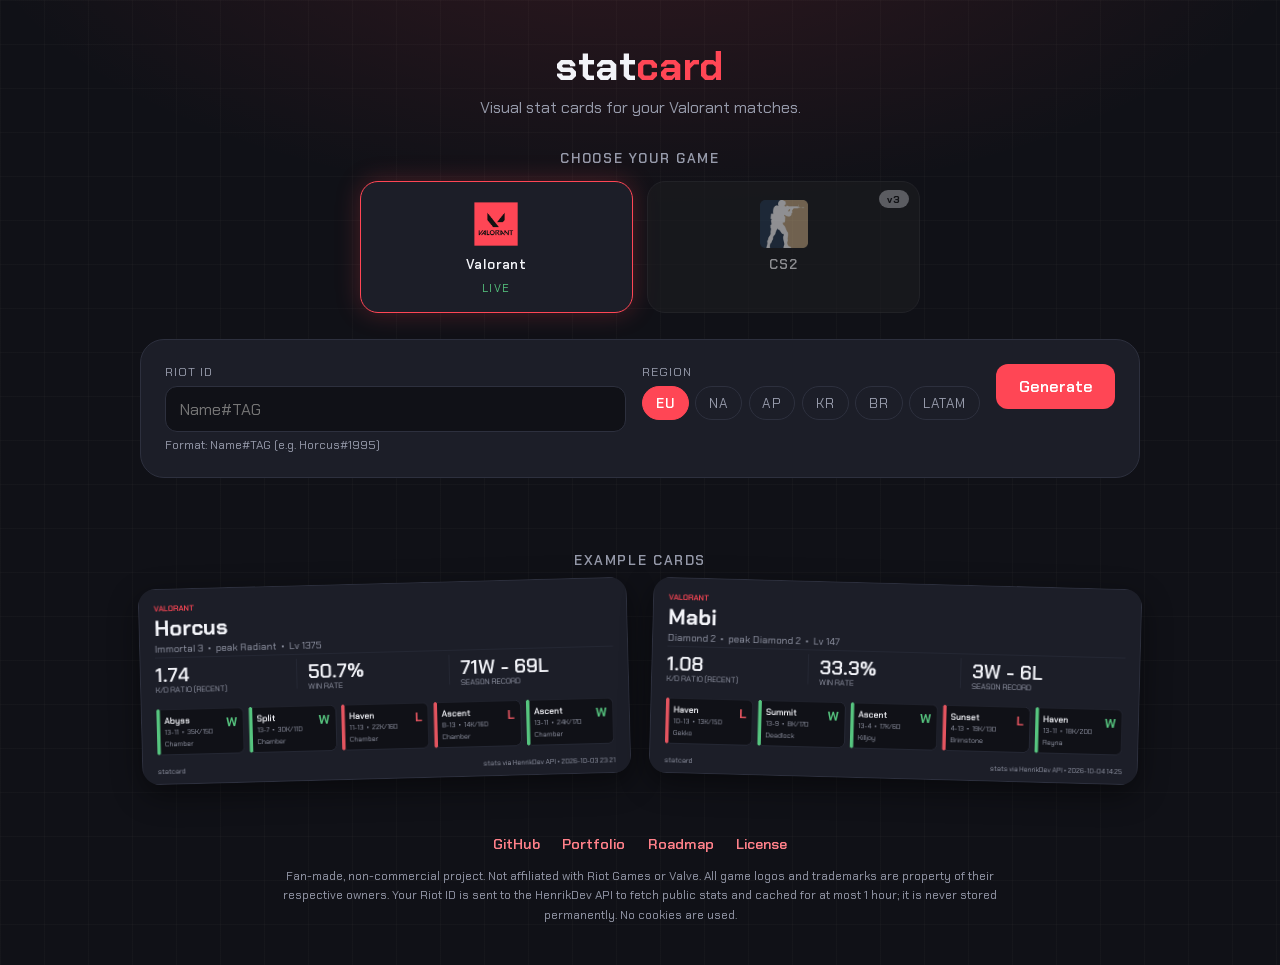
<file: frontend/index.html>
<!DOCTYPE html>
<html lang="en">

<head>
    <meta charset="UTF-8" />
    <meta name="viewport" content="width=device-width, initial-scale=1" />
    <title>statcard — Valorant Stat Card Generator</title>
    <meta name="description"
        content="Generate a polished PNG stat card for any Valorant player: rank, K/D, win rate and last matches. Free, no install, no cookies." />
    <link rel="canonical" href="https://statcard.pages.dev/" />
    <link rel="icon" type="image/svg+xml" href="favicon.svg" />
    <meta name="theme-color" content="#101117" />
    <meta name="color-scheme" content="dark" />
    <meta name="robots" content="index,follow" />

    <!-- Open Graph -->
    <meta property="og:type" content="website" />
    <meta property="og:title" content="statcard — Valorant Stat Card Generator" />
    <meta property="og:description"
        content="Generate a polished PNG stat card for any Valorant player: rank, K/D, win rate and last matches. Free, no install, no cookies." />
    <meta property="og:url" content="https://statcard.pages.dev/" />
    <meta property="og:image" content="https://statcard.pages.dev/assets/og-1200x630.png" />
    <meta property="og:image:width" content="1200" />
    <meta property="og:image:height" content="630" />

    <!-- Twitter / Discord preview -->
    <meta name="twitter:card" content="summary_large_image" />
    <meta name="twitter:title" content="statcard — Valorant Stat Card Generator" />
    <meta name="twitter:description"
        content="Generate a polished PNG stat card for any Valorant player. Free, no install, no cookies." />
    <meta name="twitter:image" content="https://statcard.pages.dev/assets/og-1200x630.png" />

    <link rel="stylesheet" href="styles.css" />
</head>

<body>
    <a class="skip-link" href="#main">Skip to content</a>

    <header class="hero">
        <h1>stat<span>card</span></h1>
        <p class="tagline">Visual stat cards for your Valorant matches.</p>
    </header>

    <main id="main">
        <section class="games" aria-labelledby="games-title">
            <h2 id="games-title" class="section-title">Choose your game</h2>
            <div class="game-tiles">
                <button type="button" class="game-tile is-active" data-game="valorant" aria-pressed="true">
                    <img src="assets/logo-valorant.png" alt="" width="48" height="48" aria-hidden="true" />
                    <span class="game-name">Valorant</span>
                    <span class="game-state">Live</span>
                </button>
                <button type="button" class="game-tile" data-game="cs2" disabled aria-pressed="false">
                    <img src="assets/logo-cs2.png" alt="" width="48" height="48" aria-hidden="true" />
                    <span class="game-name">CS2</span>
                    <span class="game-badge">v3</span>
                </button>
            </div>
        </section>

        <form class="card-form" id="card-form" novalidate>
            <div class="field">
                <label for="riot-id">Riot ID</label>
                <input id="riot-id" name="riot-id" type="text" placeholder="Name#TAG" autocomplete="off"
                    autocapitalize="off" autocorrect="off" spellcheck="false" maxlength="24" required
                    aria-describedby="riot-hint" />
                <p id="riot-hint" class="hint">Format: Name#TAG (e.g. Horcus#1995)</p>
            </div>

            <fieldset class="field">
                <legend>Region</legend>
                <div class="pills">
                    <input type="radio" id="region-eu" name="region" value="eu" checked />
                    <label for="region-eu">EU</label>
                    <input type="radio" id="region-na" name="region" value="na" />
                    <label for="region-na">NA</label>
                    <input type="radio" id="region-ap" name="region" value="ap" />
                    <label for="region-ap">AP</label>
                    <input type="radio" id="region-kr" name="region" value="kr" />
                    <label for="region-kr">KR</label>
                    <input type="radio" id="region-br" name="region" value="br" />
                    <label for="region-br">BR</label>
                    <input type="radio" id="region-latam" name="region" value="latam" />
                    <label for="region-latam">LATAM</label>
                </div>
            </fieldset>

            <button type="submit" id="submit-btn">Generate</button>
        </form>

        <div id="status" class="status" role="status" aria-live="polite"></div>

        <section class="preview" aria-label="Generated card" aria-busy="false">
            <noscript><p class="noscript">Enable JavaScript to generate your card.</p></noscript>
            <div id="skeleton" class="skeleton" hidden aria-hidden="true"></div>
            <img id="preview" alt="" hidden width="1000" height="400" />
            <a id="download-link" class="download-link" href="" hidden>⬇ Save PNG</a>
        </section>

        <section class="showcase" aria-labelledby="showcase-title">
            <h2 id="showcase-title" class="section-title">Example cards</h2>
            <div class="showcase-row">
                <img src="assets/showcase-1.png"
                    alt="Valorant stat card for Horcus: Immortal 3, K/D 1.74, 71 wins this season" width="1000"
                    height="400" loading="lazy" />
                <img src="assets/showcase-2.png"
                    alt="Valorant stat card for Mabi: Diamond 2 with recent competitive matches" width="1000"
                    height="400" loading="lazy" />
            </div>
        </section>
    </main>

    <footer>
        <nav aria-label="Footer">
            <a href="https://github.com/angelclassasir/statcard" target="_blank" rel="noopener">GitHub</a>
            <a href="https://callmeangel.pages.dev/" target="_blank" rel="noopener">Portfolio</a>
            <a href="https://github.com/angelclassasir/statcard#roadmap" target="_blank" rel="noopener">Roadmap</a>
            <a href="https://github.com/angelclassasir/statcard/blob/master/LICENSE" target="_blank"
                rel="noopener">License</a>
        </nav>
        <p class="legal">
            Fan-made, non-commercial project. Not affiliated with Riot Games or Valve. All game logos
            and trademarks are property of their respective owners. Your Riot ID is sent to the
            HenrikDev API to fetch public stats and cached for at most 1 hour; it is never stored
            permanently. No cookies are used.
        </p>
    </footer>

    <script src="config.js"></script>
    <script src="app.js"></script>
</body>

</html>
</file>
<file: frontend/styles.css>
/* Self-hosted fonts (SIL OFL) — no external CDNs */
@font-face {
  font-family: "Chakra Petch";
  src: url("assets/fonts/ChakraPetch-Regular.ttf") format("truetype");
  font-weight: 400;
  font-style: normal;
  font-display: swap;
}

@font-face {
  font-family: "Chakra Petch";
  src: url("assets/fonts/ChakraPetch-SemiBold.ttf") format("truetype");
  font-weight: 600;
  font-style: normal;
  font-display: swap;
}

@font-face {
  font-family: "Chakra Petch";
  src: url("assets/fonts/ChakraPetch-Bold.ttf") format("truetype");
  font-weight: 700;
  font-style: normal;
  font-display: swap;
}

:root {
  --bg: #101117;
  --panel: #1c1e28;
  --panel-edge: #2d303e;
  --accent: #ff4655;
  --accent-text: #ff8089;
  /* lighter red for small text: contrast >= 4.5:1 */
  --text: #f2f3f8;
  --text-muted: #969aaa;
  --win: #56c57f;
  --loss: #e3545f;
  --font: "Chakra Petch", system-ui, -apple-system, "Segoe UI", sans-serif;
}

* {
  box-sizing: border-box;
  margin: 0;
  padding: 0;
}

body {
  background:
    radial-gradient(1100px 520px at 50% -12%, rgba(255, 70, 85, 0.14), transparent 62%),
    linear-gradient(rgba(242, 243, 248, 0.025) 1px, transparent 1px),
    linear-gradient(90deg, rgba(242, 243, 248, 0.025) 1px, transparent 1px),
    var(--bg);
  background-size: auto, 44px 44px, 44px 44px, auto;
  color: var(--text);
  font-family: var(--font);
  min-height: 100vh;
  display: flex;
  flex-direction: column;
  align-items: center;
  padding: 2.5rem 1rem;
}

/* --- Accessibility helpers --- */
.skip-link {
  position: absolute;
  left: -9999px;
  top: 0;
  background: var(--accent);
  color: #fff;
  padding: 0.6rem 1rem;
  border-radius: 0 0 12px 0;
  z-index: 10;
}

.skip-link:focus {
  left: 0;
}

:focus-visible {
  outline: 3px solid var(--accent-text);
  outline-offset: 2px;
}

/* --- Hero --- */
.hero {
  text-align: center;
}

h1 {
  font-size: 2.5rem;
  font-weight: 700;
  letter-spacing: 0.02em;
}

h1 span {
  color: var(--accent);
}

.tagline {
  color: var(--text-muted);
  margin-top: 0.3rem;
}

.section-title {
  font-size: 0.85rem;
  font-weight: 600;
  letter-spacing: 0.12em;
  text-transform: uppercase;
  color: var(--text-muted);
  text-align: center;
  margin-bottom: 0.9rem;
}

main {
  width: 100%;
  max-width: 1000px;
}

/* --- Game selector --- */
.games {
  margin-top: 2rem;
}

.game-tiles {
  display: grid;
  grid-template-columns: 1fr 1fr;
  gap: 0.9rem;
  max-width: 560px;
  margin: 0 auto;
}

.game-tile {
  position: relative;
  display: flex;
  flex-direction: column;
  align-items: center;
  gap: 0.5rem;
  padding: 1.1rem 1rem;
  background: var(--panel);
  border: 1px solid var(--panel-edge);
  border-radius: 18px;
  color: var(--text);
  font-family: var(--font);
  cursor: pointer;
  transition: border-color 0.15s, transform 0.15s;
}

.game-tile:hover:not(:disabled) {
  transform: translateY(-2px);
  border-color: var(--accent);
}

.game-tile.is-active {
  border-color: var(--accent);
  box-shadow: 0 0 24px rgba(255, 70, 85, 0.25);
}

.game-tile:disabled {
  cursor: not-allowed;
  opacity: 0.55;
  filter: grayscale(0.7);
}

.game-name {
  font-weight: 600;
  letter-spacing: 0.06em;
}

.game-state {
  font-size: 0.7rem;
  letter-spacing: 0.14em;
  text-transform: uppercase;
  color: var(--win);
}

.game-badge {
  position: absolute;
  top: 8px;
  right: 10px;
  font-size: 0.65rem;
  font-weight: 700;
  letter-spacing: 0.1em;
  color: var(--bg);
  background: var(--text-muted);
  border-radius: 999px;
  padding: 0.15rem 0.5rem;
}

/* --- Form --- */
.card-form {
  margin-top: 1.6rem;
  background: var(--panel);
  border: 1px solid var(--panel-edge);
  border-radius: 24px;
  padding: 1.5rem;
  display: grid;
  grid-template-columns: 1fr auto auto;
  gap: 1rem;
  align-items: start;
}

.field {
  border: none;
}

.field label,
.field legend {
  display: block;
  font-size: 0.78rem;
  color: var(--text-muted);
  margin-bottom: 0.4rem;
  letter-spacing: 0.08em;
  text-transform: uppercase;
}

.field input[type="text"] {
  width: 100%;
  min-width: 240px;
  padding: 0.7rem 0.9rem;
  background: var(--bg);
  color: var(--text);
  border: 1px solid var(--panel-edge);
  border-radius: 12px;
  font-family: var(--font);
  font-size: 1rem;
  outline: none;
  transition: border-color 0.15s;
}

.field input[type="text"]:focus {
  border-color: var(--accent);
}

.field input[type="text"].is-valid {
  border-color: var(--win);
}

.field input[type="text"].is-invalid {
  border-color: var(--loss);
}

.hint {
  margin-top: 0.35rem;
  font-size: 0.75rem;
  color: var(--text-muted);
}

/* Region pills (radios visually hidden but keyboard-accessible) */
.pills {
  display: flex;
  flex-wrap: wrap;
  gap: 0.4rem;
}

.pills input {
  position: absolute;
  opacity: 0;
  width: 1px;
  height: 1px;
}

.pills label {
  display: inline-block;
  padding: 0.45rem 0.8rem;
  border: 1px solid var(--panel-edge);
  border-radius: 999px;
  color: var(--text-muted);
  font-size: 0.85rem;
  cursor: pointer;
  transition: all 0.15s;
}

.pills input:checked+label {
  background: var(--accent);
  border-color: var(--accent);
  color: #fff;
  font-weight: 600;
}

.pills input:focus-visible+label {
  outline: 3px solid var(--accent-text);
  outline-offset: 2px;
}

button[type="submit"] {
  padding: 0.75rem 1.4rem;
  background: var(--accent);
  color: #fff;
  border: none;
  border-radius: 12px;
  font-family: var(--font);
  font-size: 1rem;
  font-weight: 600;
  cursor: pointer;
  transition: filter 0.15s, transform 0.1s;
}

button[type="submit"]:hover:not(:disabled) {
  filter: brightness(1.12);
}

button[type="submit"]:active:not(:disabled) {
  transform: translateY(1px);
}

button[type="submit"]:disabled {
  opacity: 0.6;
  cursor: not-allowed;
}

/* --- Status --- */
.status {
  margin: 1.2rem auto 0;
  padding: 0.75rem 1rem;
  border-radius: 12px;
  font-size: 0.9rem;
  text-align: center;
  max-width: 640px;
  display: none;
}

.status.visible {
  display: block;
  animation: slideIn 0.25s ease-out;
}

.status.error {
  background: rgba(227, 84, 95, 0.14);
  color: #ff9aa2;
  border: 1px solid var(--loss);
}

.status.info {
  background: rgba(86, 197, 127, 0.12);
  color: #9fe0b6;
  border: 1px solid var(--win);
}

.status.warn {
  background: rgba(255, 70, 85, 0.1);
  color: var(--accent-text);
  border: 1px solid var(--accent);
}

/* --- Preview + skeleton --- */
.preview {
  margin-top: 1.6rem;
  display: flex;
  flex-direction: column;
  align-items: center;
  gap: 1rem;
}

.noscript {
  color: var(--text-muted);
  text-align: center;
}

.skeleton {
  width: 100%;
  max-width: 1000px;
  aspect-ratio: 1000 / 400;
  border-radius: 24px;
  background: linear-gradient(100deg, var(--panel) 40%, #262936 50%, var(--panel) 60%);
  background-size: 200% 100%;
  animation: shimmer 1.3s infinite linear;
}

.preview img {
  max-width: 100%;
  height: auto;
  border-radius: 24px;
  box-shadow: 0 14px 44px rgba(0, 0, 0, 0.55);
}

.preview img.enter {
  animation: cardIn 0.45s ease-out;
}

.download-link {
  color: var(--accent-text);
  text-decoration: none;
  font-weight: 600;
}

.download-link:hover {
  text-decoration: underline;
}

/* --- Showcase --- */
.showcase {
  margin-top: 3rem;
}

.showcase-row {
  display: grid;
  grid-template-columns: 1fr 1fr;
  gap: 1.4rem;
}

.showcase-row img {
  width: 100%;
  height: auto;
  border-radius: 18px;
  box-shadow: 0 10px 30px rgba(0, 0, 0, 0.45);
  transition: transform 0.25s ease;
}

.showcase-row img:first-child {
  transform: rotate(-1.5deg);
}

.showcase-row img:last-child {
  transform: rotate(1.5deg);
}

.showcase-row img:hover {
  transform: rotate(0deg) scale(1.02);
}

/* --- Footer --- */
footer {
  margin-top: 3.5rem;
  max-width: 760px;
  text-align: center;
}

footer nav {
  display: flex;
  justify-content: center;
  gap: 1.4rem;
  margin-bottom: 0.9rem;
}

footer nav a {
  color: var(--accent-text);
  text-decoration: none;
  font-weight: 600;
  font-size: 0.9rem;
}

footer nav a:hover {
  text-decoration: underline;
}

.legal {
  color: var(--text-muted);
  font-size: 0.75rem;
  line-height: 1.6;
}

/* --- 404 page --- */
.notfound {
  text-align: center;
  margin-top: 4rem;
}

.notfound h1 {
  font-size: 3rem;
}

.notfound p {
  color: var(--text-muted);
  margin: 1rem 0 1.6rem;
}

.notfound a {
  color: var(--accent-text);
  font-weight: 600;
}

/* --- Animations --- */
@keyframes shimmer {
  from {
    background-position: 200% 0;
  }

  to {
    background-position: -200% 0;
  }
}

@keyframes cardIn {
  from {
    opacity: 0;
    transform: translateY(18px) scale(0.97);
  }

  to {
    opacity: 1;
    transform: translateY(0) scale(1);
  }
}

@keyframes slideIn {
  from {
    opacity: 0;
    transform: translateY(-6px);
  }

  to {
    opacity: 1;
    transform: translateY(0);
  }
}

@media (prefers-reduced-motion: reduce) {

  *,
  *::before,
  *::after {
    animation: none !important;
    transition: none !important;
  }
}

/* --- Responsive --- */
@media (max-width: 760px) {
  .card-form {
    grid-template-columns: 1fr;
  }

  .showcase-row {
    grid-template-columns: 1fr;
  }

  h1 {
    font-size: 2rem;
  }
}
</file>
